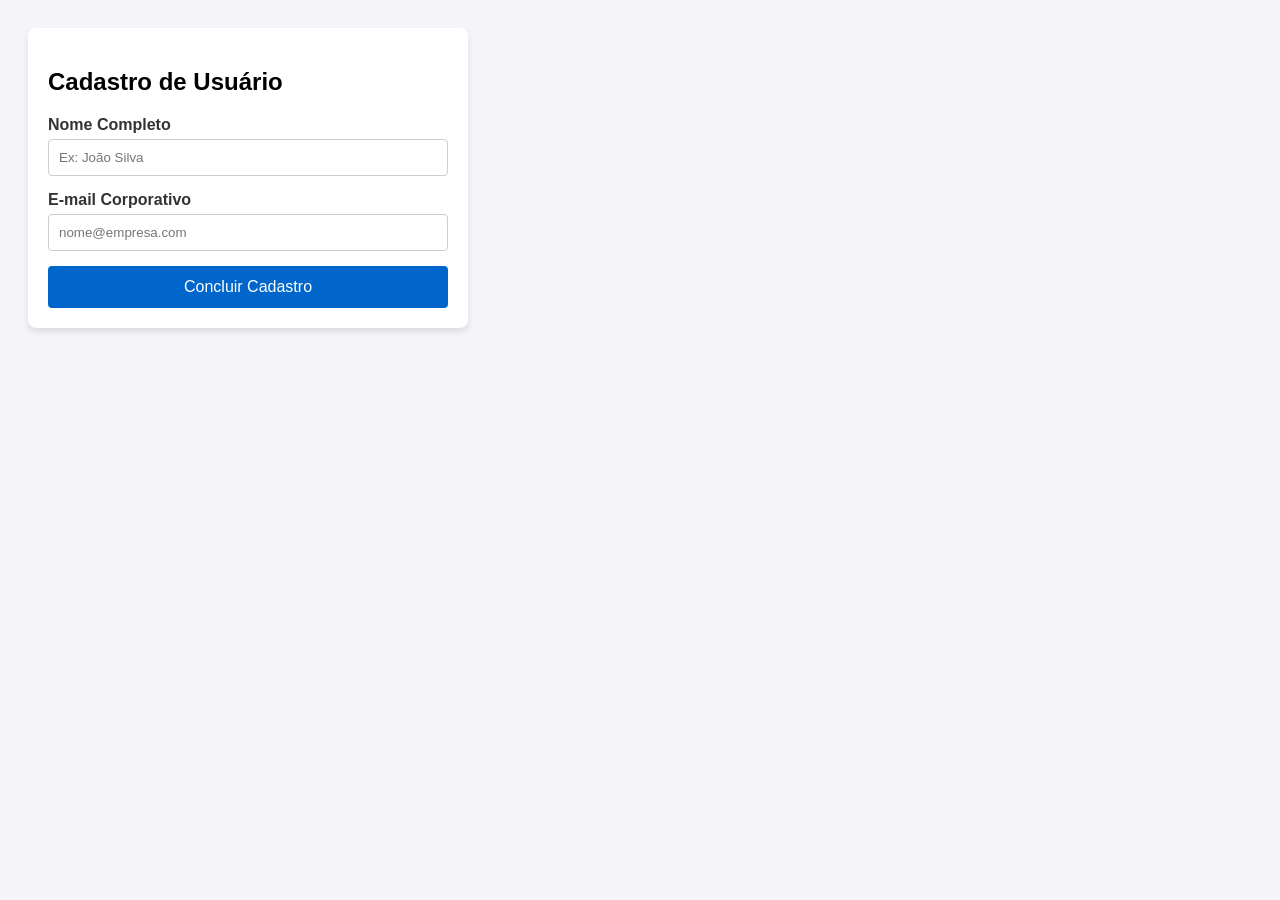
<file: exercício 08/index.html>
<!DOCTYPE html>
<html lang="pt-BR">
<head>
    <meta charset="UTF-8">
    <meta name="viewport" content="width=device-width, initial-scale=1.0">
    <title>Desafio 2: Redesign de Formulário</title>
    <style>
        body { font-family: sans-serif; padding: 20px; background: #f4f4f9; }
        .ux-form { max-width: 400px; background: #fff; padding: 20px; border-radius: 8px; box-shadow: 0 4px 6px rgba(0,0,0,0.1); }
        .form-group { margin-bottom: 15px; }
        label { display: block; margin-bottom: 5px; font-weight: bold; color: #333; }
        input { width: 100%; padding: 10px; border: 1px solid #ccc; border-radius: 4px; box-sizing: border-box; }
        .btn-primary { background: #0066cc; color: white; border: none; padding: 12px 20px; border-radius: 4px; cursor: pointer; width: 100%; font-size: 16px; }
        .btn-primary:hover { background: #0052a3; }
    </style>
</head>
<body>
    <form class="ux-form">
        <h2>Cadastro de Usuário</h2>
        <div class="form-group">
            <label for="username">Nome Completo</label>
            <input type="text" id="username" placeholder="Ex: João Silva" required>
        </div>
        <div class="form-group">
            <label for="useremail">E-mail Corporativo</label>
            <input type="email" id="useremail" placeholder="nome@empresa.com" required>
        </div>
        <button type="submit" class="btn-primary">Concluir Cadastro</button>
    </form>
</body>
</html>
</file>
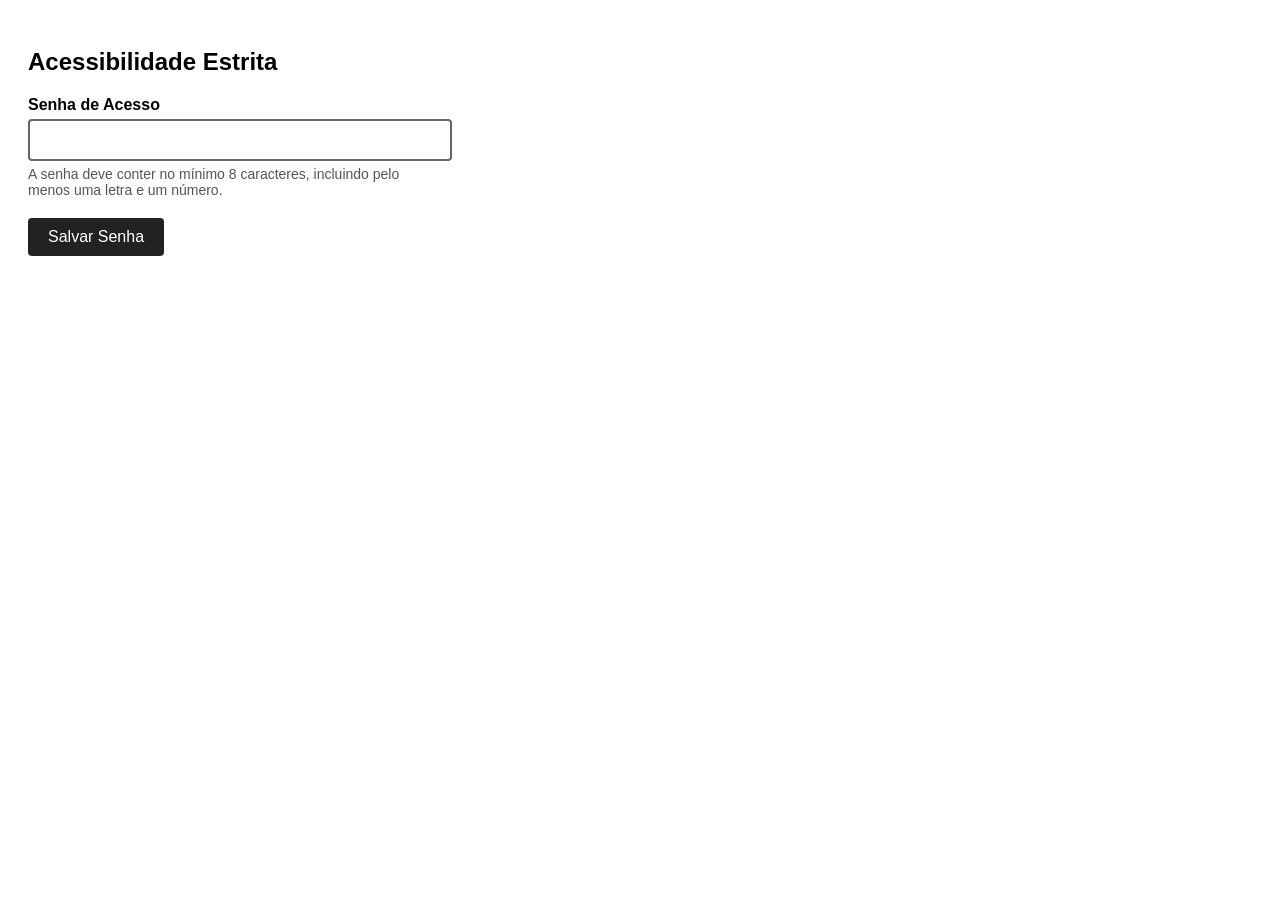
<file: exercício 08/accessible-form/index.html>
<!DOCTYPE html>
<html lang="pt-BR">
<head>
    <meta charset="UTF-8">
    <meta name="viewport" content="width=device-width, initial-scale=1.0">
    <title>Desafio 5: Formulário Acessível</title>
    <style>
        body { font-family: sans-serif; padding: 20px; }
        .accessible-group { margin-bottom: 20px; max-width: 400px; }
        label { display: block; font-weight: bold; margin-bottom: 5px; }
        input { width: 100%; padding: 10px; font-size: 16px; border-radius: 4px; border: 2px solid #666; }
        .hint-text { display: block; font-size: 14px; color: #555; margin-top: 5px; }
        button { background: #222; color: #fff; padding: 10px 20px; border: none; border-radius: 4px; font-size: 16px; cursor: pointer; }
    </style>
</head>
<body>
    <form aria-label="Formulário de Configuração de Conta">
        <h2>Acessibilidade Estrita</h2>
        <div class="accessible-group">
            <label Over for="password">Senha de Acesso</label>
            <input type="password" id="password" aria-required="true" aria-describedby="password-hint" required>
            <span id="password-hint" class="hint-text">A senha deve conter no mínimo 8 caracteres, incluindo pelo menos uma letra e um número.</span>
        </div>
        <button type="submit" aria-label="Enviar formulário de segurança da conta">Salvar Senha</button>
    </form>
</body>
</html>
</file>
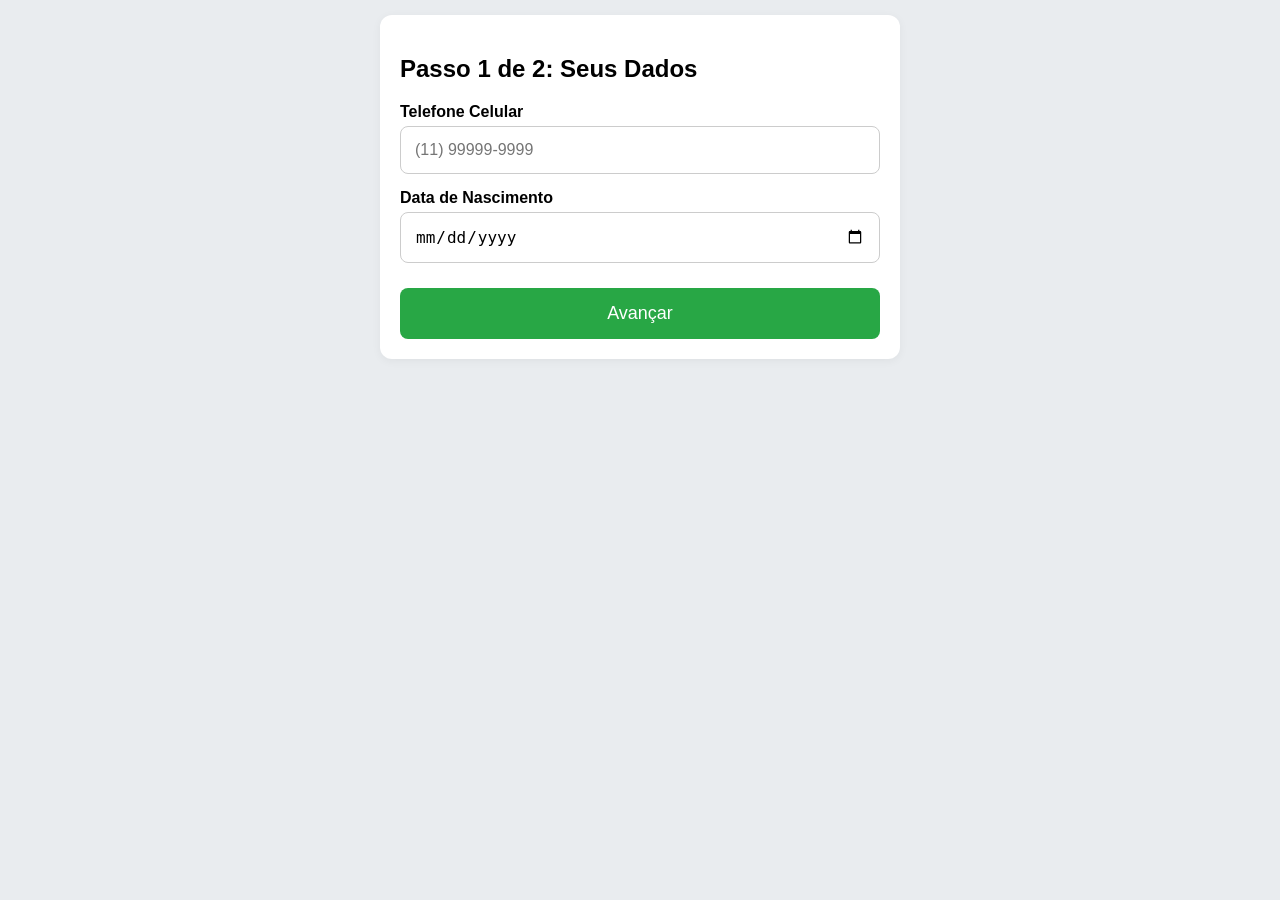
<file: exercício 08/mobile-signup-flow/index.html>
<!DOCTYPE html>
<html lang="pt-BR">
<head>
    <meta charset="UTF-8">
    <meta name="viewport" content="width=device-width, initial-scale=1.0">
    <title>Desafio 4: Fluxo Mobile-First</title>
    <style>
        body { font-family: sans-serif; margin: 0; padding: 15px; background: #e9ecef; display: flex; justify-content: center; }
        .mobile-container { width: 100%; max-width: 480px; background: white; padding: 20px; border-radius: 12px; box-shadow: 0 2px 10px rgba(0,0,0,0.05); }
        label { display: block; margin-top: 15px; font-weight: bold; }
        input { width: 100%; padding: 14px; margin-top: 5px; font-size: 16px; border: 1px solid #ccc; border-radius: 8px; box-sizing: border-box; }
        .btn-mobile-next { background: #28a745; color: white; border: none; padding: 15px; width: 100%; border-radius: 8px; font-size: 18px; margin-top: 25px; cursor: pointer; min-height: 48px; }
    </style>
</head>
<body>
    <div class="mobile-container">
        <h2>Passo 1 de 2: Seus Dados</h2>
        <form class="mobile-first-form">
            <label for="phone">Telefone Celular</label>
            <input type="tel" id="phone" inputmode="tel" autocomplete="tel" placeholder="(11) 99999-9999" required>
            
            <label for="birth">Data de Nascimento</label>
            <input type="date" id="birth" required>
            
            <button type="submit" class="btn-mobile-next">Avançar</button>
        </form>
    </div>
</body>
</html>
</file>
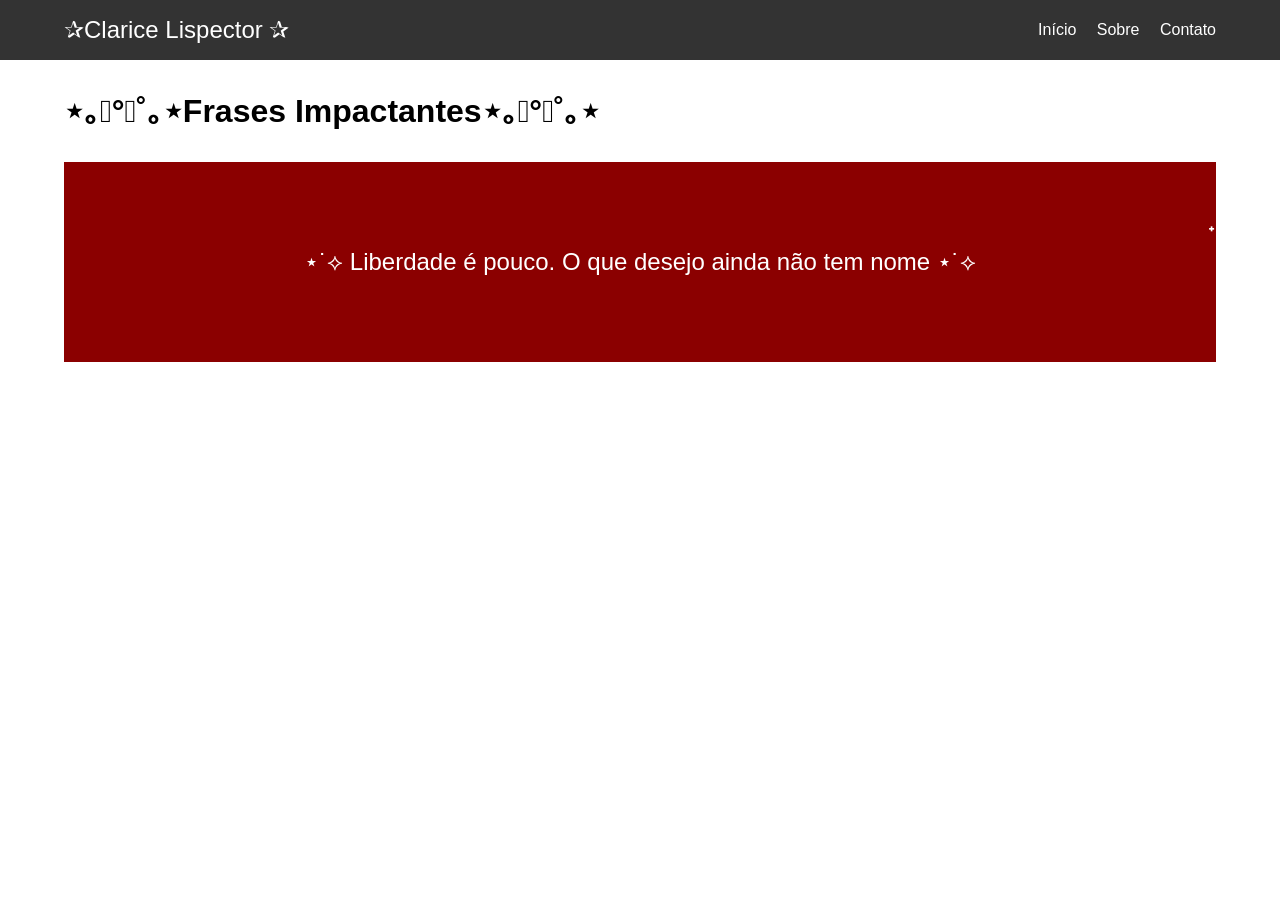
<file: exercício03.html>
<!DOCTYPE html>
<html lang="pt-br">
<head>
    <meta charset="UTF-8">
    <meta name="viewport" content="width=device-width, initial-scale=1.0">
    <title>Atividade 03</title>
    <link rel="stylesheet" href="style.css">
</head>
<body>
<header class="header">
        <div class="logo"> ✰Clarice Lispector ✰</div>
        <input type="checkbox" id="menu-toggle" class="menu-toggle">
        <label for="menu-toggle" class="hamburger">&#9776;</label>
        
        <nav class="nav">
            <a href="#">Início</a>
            <a href="#">Sobre</a>
            <a href="#">Contato</a>
        </nav>
    </header>

    <main class="container">
        <h1>⋆｡𖦹°⭒˚｡⋆Frases Impactantes⋆｡𖦹°⭒˚｡⋆</h1>


        <section class="carrossel">
            <div class="slides">
                <div class="slide slide-1">⋆˙⟡ Liberdade é pouco. O que desejo ainda não tem nome ⋆˙⟡</div>
                <div class="slide slide-2"> ๋࣭⭑ Até cortar os próprios defeitos pode ser perigoso. Nunca se sabe qual é o defeito que sustenta nosso edifício inteiro ๋࣭⭑</div>
                <div class="slide slide-3"> ᯓ★ Depois do medo, vem o mundo ᯓ★</div>
            </div>
        </section>
    </main>
</body>
</html>
</file>
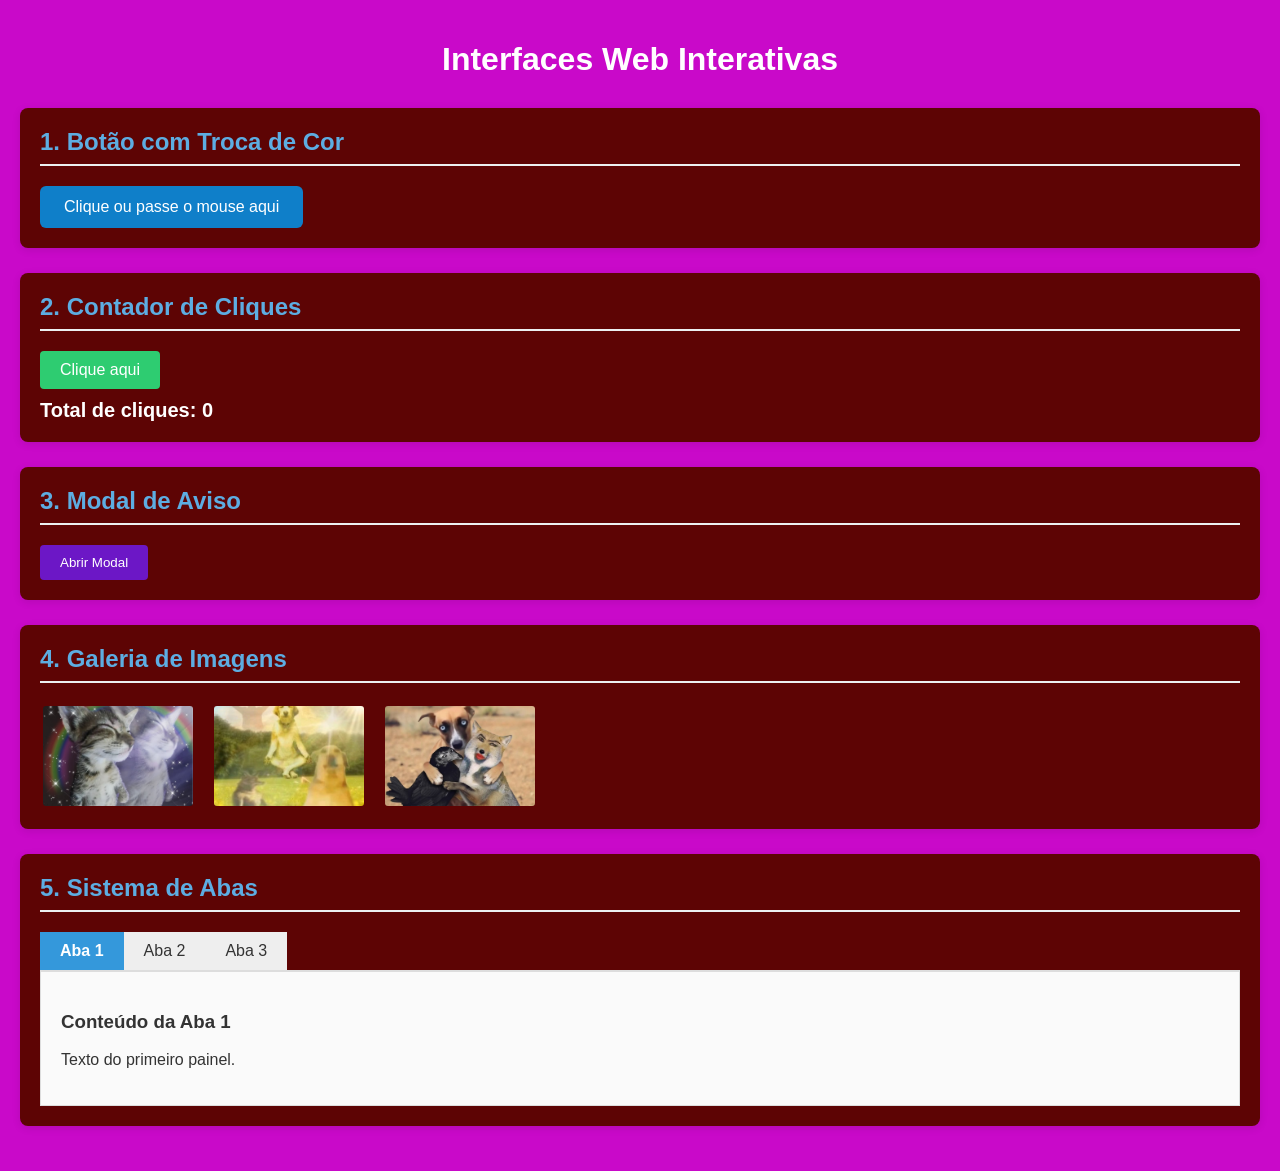
<file: exercício04.html>
<!DOCTYPE html>
<html lang="pt-br">
<head>
    <meta charset="UTF-8">
    <meta name="viewport" content="width=device-width, initial-scale=1.0">
    <title> Atividade de front-end 04</title>
</head>
<body>
    <style>
    body {
      font-family: Arial, sans-serif;
      margin: 0;
      padding: 20px;
      background-color: #c909c9;
      color: #333;
    }

    h1 {
      text-align: center;
      margin-bottom: 30px;
      color: white;
    }

    section {
      background: rgb(93, 4, 4);
      color: white; 
      padding: 20px;
      margin-bottom: 25px;
      border-radius: 8px;
      box-shadow: 0 2px 8px rgba(0,0,0,0.1);
    }

    h2 {
      margin-top: 0;
      color: #5dade2;
      border-bottom: 2px solid #ecf0f1;
      padding-bottom: 8px;
    }

    .btn-hover {
      padding: 12px 24px;
      font-size: 16px;
      background-color: #0f7fc9;
      color: white;
      border: none;
      border-radius: 6px;
      cursor: pointer;
      transition: background-color 0.3s ease;
    }

    .btn-contador {
      padding: 10px 20px;
      font-size: 16px;
      background-color: #2ecc71;
      color: white;
      border: none;
      border-radius: 4px;
      cursor: pointer;
    }

    .painel-contador {
      font-size: 20px;
      font-weight: bold;
      margin-top: 10px;
    }

    .btn-modal {
      padding: 10px 20px;
      background-color: #6c17c6;
      color: white;
      border: none;
      border-radius: 4px;
      cursor: pointer;
    }

    .modal-overlay {
      display: none;
      position: fixed;
      top: 0; left: 0; width: 100%; height: 100%;
      background: rgba(0, 0, 0, 0.5);
      justify-content: center;
      align-items: center;
      z-index: 1000;
    }

    .modal-body {
      background: white;
      color: #333;
      padding: 30px;
      border-radius: 8px;
      max-width: 400px;
      text-align: center;
    }

    .modal-overlay.ativo { display: flex; }

    .galeria {
      display: flex;
      gap: 15px;
      flex-wrap: wrap;
    }

    .galeria img {
      width: 150px;
      height: 100px;
      object-fit: cover;
      border-radius: 6px;
      cursor: pointer;
      transition: transform 0.3s ease, border 0.3s ease;
      border: 3px solid transparent;
    }

    .galeria img.ampliada {
      transform: scale(1.3);
      border-color: #3498db;
      z-index: 100;
    }

    .tabs-header {
      display: flex;
      border-bottom: 2px solid #ddd;
    }

    .tab-btn {
      padding: 10px 20px;
      border: none;
      background: #eee;
      color: #333;
      cursor: pointer;
      font-size: 16px;
      transition: background 0.2s;
    }

    .tab-btn.ativo {
      background: #3498db;
      color: white;
      font-weight: bold;
    }

    .tab-conteudo {
      display: none;
      padding: 20px;
      border: 1px solid #ddd;
      border-top: none;
      background: #fafafa;
      color: #333;
    }

    .tab-conteudo.ativo { display: block; }
  </style>
</head>
<body>

  <h1>Interfaces Web Interativas</h1>

  <section>
    <h2>1. Botão com Troca de Cor</h2>
    <button id="btnCor" class="btn-hover">Clique ou passe o mouse aqui</button>
  </section>

  <section>
    <h2>2. Contador de Cliques</h2>
    <button id="btnContador" class="btn-contador">Clique aqui</button>
    <div class="painel-contador">Total de cliques: <span id="numContador">0</span></div>
  </section>

  <section>
    <h2>3. Modal de Aviso</h2>
    <button id="btnAbrirModal" class="btn-modal">Abrir Modal</button>

    <div id="modalOverlay" class="modal-overlay">
      <div class="modal-body">
        <h3>Aviso do Sistema</h3>
        <p>Clique em qualquer lugar fora desta caixa para fechar.</p>
      </div>
    </div>
  </section>

  <section>
    <h2>4. Galeria de Imagens</h2>
    <div class="galeria">
      <img src="./pasta de imagens/download.jpg" alt="Imagem 1">
      <img src="./pasta de imagens/everything will be ok.jpg" alt="Imagem 2">
      <img src="./pasta de imagens/she có e seus bests.jpg" alt="Imagem 3">
    </div>
  </section>

  <section>
    <h2>5. Sistema de Abas</h2>
    <div class="tabs-header">
      <button class="tab-btn ativo" data-tab="tab1">Aba 1</button>
      <button class="tab-btn" data-tab="tab2">Aba 2</button>
      <button class="tab-btn" data-tab="tab3">Aba 3</button>
    </div>

    <div id="tab1" class="tab-conteudo ativo">
      <h3>Conteúdo da Aba 1</h3>
      <p>Texto do primeiro painel.</p>
    </div>
    <div id="tab2" class="tab-conteudo">
      <h3>Conteúdo da Aba 2</h3>
      <p>Texto do segundo painel.</p>
    </div>
    <div id="tab3" class="tab-conteudo">
      <h3>Conteúdo da Aba 3</h3>
      <p>Texto do terceiro painel.</p>
    </div>
  </section>

  <script>
    const btnCor = document.getElementById('btnCor');
    btnCor.addEventListener('mouseenter', () => btnCor.style.backgroundColor = '#e67e22');
    btnCor.addEventListener('mouseleave', () => btnCor.style.backgroundColor = '#0f7fc9');

    let cliques = 0;
    const btnContador = document.getElementById('btnContador');
    const numContador = document.getElementById('numContador');
    btnContador.addEventListener('click', () => {
      cliques++;
      numContador.textContent = cliques;
    });

    const btnAbrirModal = document.getElementById('btnAbrirModal');
    const modalOverlay = document.getElementById('modalOverlay');

    btnAbrirModal.addEventListener('click', () => {
      modalOverlay.classList.add('ativo');
    });

    modalOverlay.addEventListener('click', (e) => {
      if (e.target === modalOverlay) {
        modalOverlay.classList.remove('ativo');
      }
    });

    const imagensGaleria = document.querySelectorAll('.galeria img');
    imagensGaleria.forEach(img => {
      img.addEventListener('click', () => {
        const estaAmpliada = img.classList.contains('ampliada');
        imagensGaleria.forEach(i => i.classList.remove('ampliada'));
        if (!estaAmpliada) {
          img.classList.add('ampliada');
        }
      });
    });

    const tabBtns = document.querySelectorAll('.tab-btn');
    const tabConteudos = document.querySelectorAll('.tab-conteudo');

    tabBtns.forEach(btn => {
      btn.addEventListener('click', () => {
        const tabId = btn.getAttribute('data-tab');

        tabBtns.forEach(b => b.classList.remove('ativo'));
        tabConteudos.forEach(c => c.classList.remove('ativo'));

        btn.classList.add('ativo');
        document.getElementById(tabId).classList.add('ativo');
      });
    });
  </script>
</body>
</html>
</file>
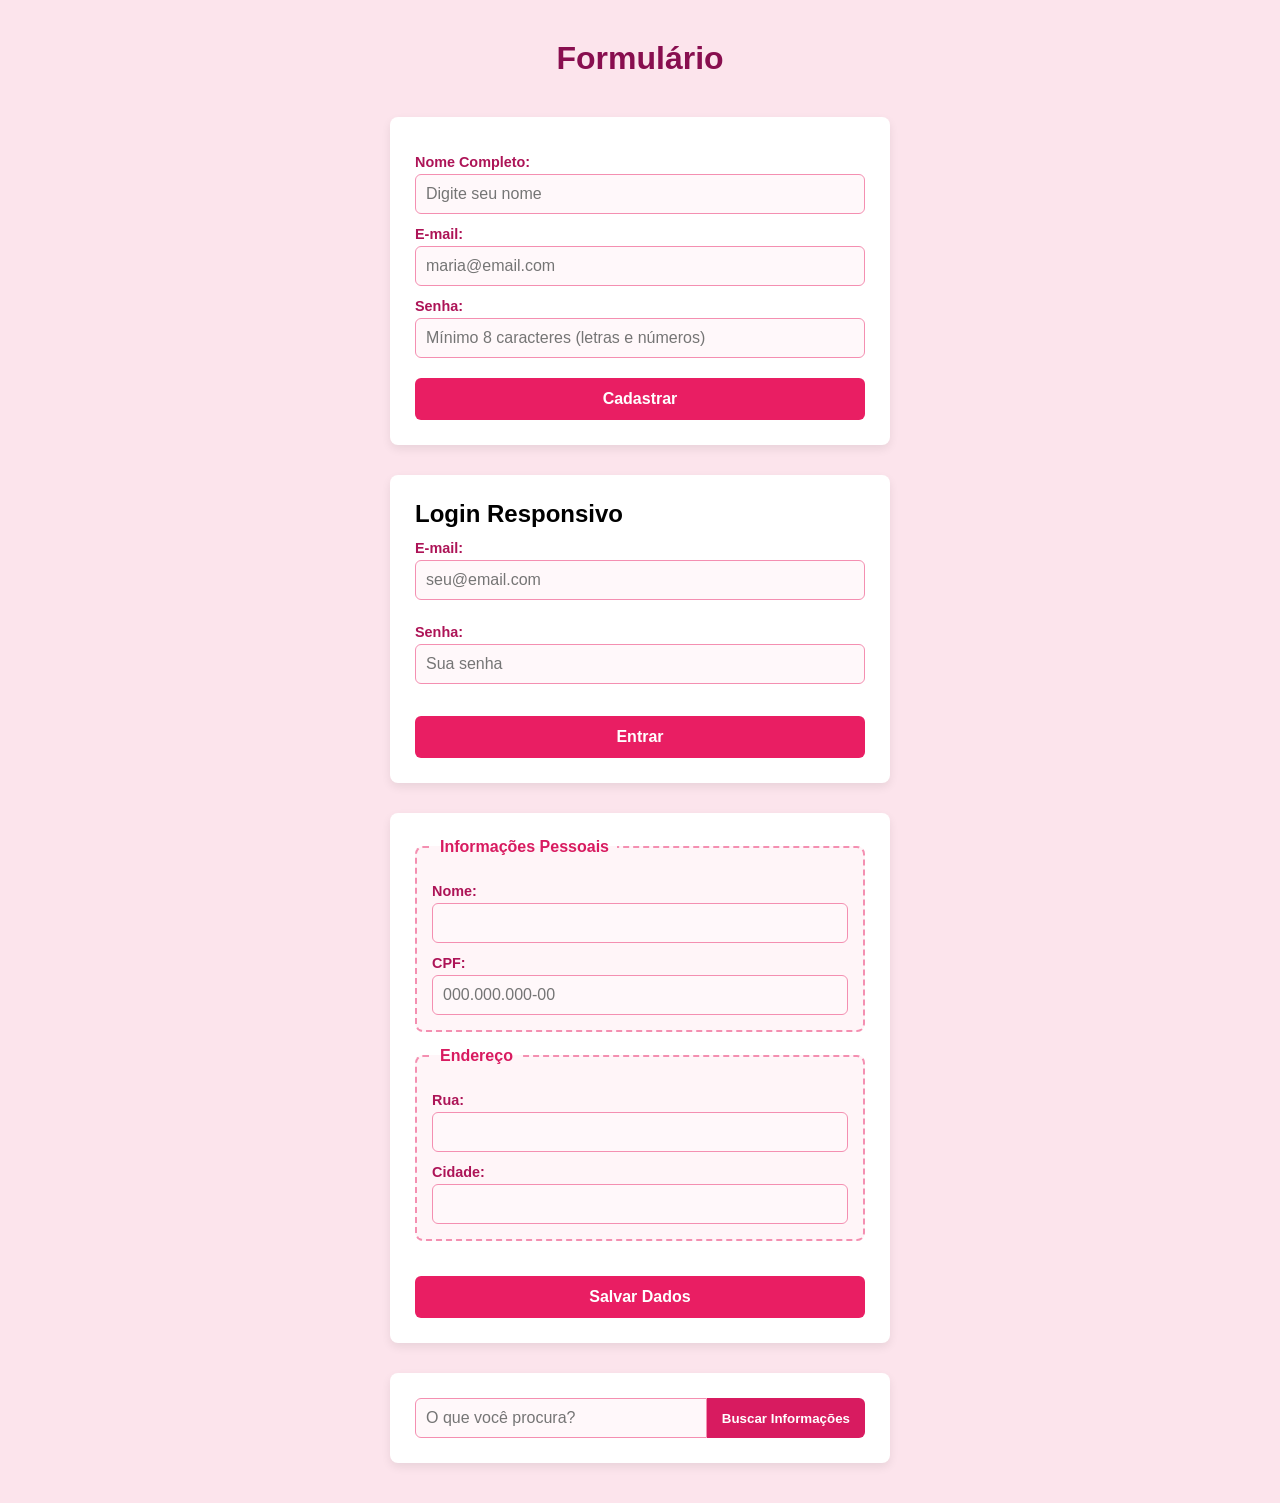
<file: formulários.html>
<!DOCTYPE html>
<html lang="pt-br">
<head>
    <meta charset="UTF-8">
    <meta name="viewport" content="width=device-width, initial-scale=1.0">
    <title>Formulário</title>
     <style>
        *{box-sizing: border-box;
      margin: 0;
      padding: 0;}

      body{
        font-family: Arial, sans-serif;
      background-color: #fce4ec;
      padding: 40px 20px;
      display: flex;
      flex-direction: column;
      align-items: center;
      gap: 30px;
      }

      h1{
        color:#880e4f;
      text-align: center;
      margin-bottom: 10px;
      }
      .box{
        background: #ffffff;
      padding: 25px;
      border-radius: 8px;
      box-shadow: 0 4px 10px rgba(0, 0, 0, 0.08);
      width: 100%;
      max-width: 500px;
      }

      .box2{
        font-size: 1.2rem;
      color: #c2185b;
      margin-bottom: 15px;
      border-bottom: 2px solid #e9ecef;
      padding-bottom: 8px;
      }

      label{
        display: block;
      margin-top: 12px;
      margin-bottom: 4px;
      font-weight: bold;
      color: #ad1457;
      font-size: 0.9rem;
      }

      input{
        width: 100%;
      padding: 10px;
      border: 1.5px solid #f48fb1;
      background-color: #fff8fa;
      border-radius: 6px;
      font-size: 1rem;
      outline: none;
      transition: all 0.3s;
      }

      input:focus{
        border-color: #e91e63;
      box-shadow: 0 0 5px rgba(233, 30, 99, 0.4);
      }

      .btn-submit{
        margin-top: 20px;
      width: 100%;
      padding: 12px;
      background-color: #e91e63; 
      color: white;
      border: none;
      border-radius: 6px;
      font-size: 1rem;
      font-weight: bold;
      cursor: pointer;
      transition: background-color 0.3s;
      }

      .btn-submit:hover {
      background-color: #c2185b;
    }

    .login-form {
      display: flex;
      flex-direction: column;
      gap: 12px;
    }

    fieldset {
      border: 2px dashed #f48fb1; 
      border-radius: 8px;
      padding: 15px;
      margin-bottom: 15px;
      background-color: #fff5f8;
    }

    legend {
      font-weight: bold;
      color: #d81b60;
      padding: 0 8px;
    }

    .search-box {
      display: flex;
      width: auto;
    }

    .search-box input {
        flex: 1;    
        border-radius: 6px 0 0 6px;

    }

    .btn-search {
      width: auto;
      padding: 10px 15px;
      background-color: #d81b60;
      color: white;
      border: none;
      border-radius: 0 6px 6px 0;
      cursor: pointer;
      font-weight: bold;
      transition: background-color 0.3s;
    }

    .btn-search:hover {
      background-color: #ad1457;
    }
    </style>
</head>
<body>
    <h1> Formulário</h1>
    <section class="box">
    <form action="#" method="POST">
      <label for="nome">Nome Completo:</label>
      <input type="text" id="nome" name="nome" required placeholder="Digite seu nome">

      <label for="email">E-mail:</label>
      <input type="email" id="email" name="email" required placeholder="maria@email.com">

      <label for="senha">Senha:</label>
      <input 
        type="password" 
        id="senha" 
        name="senha" 
        required 
        pattern="(?=.*\d)(?=.*[a-zA-Z]).{8,}"
        title="A senha deve conter no mínimo 8 caracteres, com pelo menos uma letra e um número."
        placeholder="Mínimo 8 caracteres (letras e números)">

      <button type="submit" class="btn-submit">Cadastrar</button>
    </form>
  </section>

  <section class="box">
    <h2>Login Responsivo</h2>
    <form class="login-form" action="#" method="POST">
      <div>
        <label for="login-email">E-mail:</label>
        <input type="email" id="login-email" name="email" placeholder="seu@email.com" required>
      </div>
      <div>
        <label for="login-senha">Senha:</label>
        <input type="password" id="login-senha" name="senha" placeholder="Sua senha" required>
      </div>
      <button type="submit" class="btn-submit">Entrar</button>
    </form>
    </section>

    <section class="box">
        <form action="#" method="POST">
      <fieldset>
        <legend>Informações Pessoais</legend>
        <label for="nome-pessoal">Nome:</label>
        <input type="text" id="nome-pessoal" name="nome_pessoal">
        
        <label for="cpf">CPF:</label>
        <input type="text" id="cpf" name="cpf" placeholder="000.000.000-00">
      </fieldset>

      <fieldset>
        <legend>Endereço</legend>
        <label for="rua">Rua:</label>
        <input type="text" id="rua" name="rua">
        
        <label for="cidade">Cidade:</label>
        <input type="text" id="cidade" name="cidade">
      </fieldset>

      <button type="submit" class="btn-submit">Salvar Dados</button>
    </form>
    </section>

    <section class="box">
       <form action="#" method="GET">
      <div class="search-box">
        <input type="search" name="q" placeholder="O que você procura?" required>
        <button type="submit" class="btn-search">Buscar Informações </button>
      </div>
    </form>
    </section>


</body>
</html>
</file>
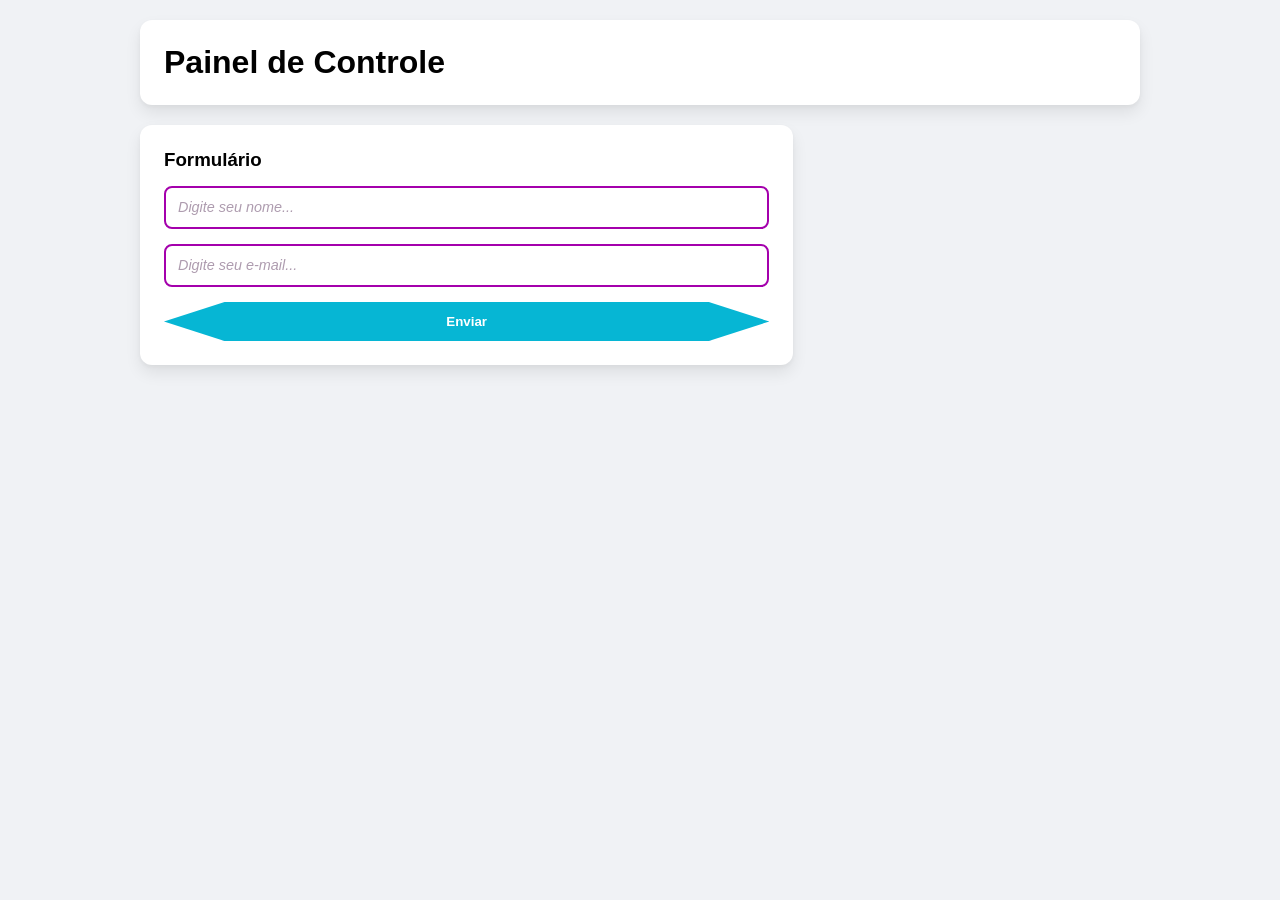
<file: front-end 05.html>
<!DOCTYPE html>
<html lang="pt-br">
<head>
    <meta charset="UTF-8">
    <meta name="viewport" content="width=device-width, initial-scale=1.0">
    <title>exercício 05</title>
</head>
<body>
   <style>
    
    * {
      box-sizing: border-box;
      margin: 0;
      padding: 0;
      font-family: 'Segoe UI', Tahoma, Geneva, Verdana, sans-serif;
    }

    body {
      background-color: #f0f2f5;
      padding: 20px;
    }

    
    .grid-container {
      display: grid;
      grid-template-columns: 2fr 1fr;
      grid-template-rows: auto 1fr;
      gap: 20px;
      max-width: 1000px;
      margin: 0 auto;
    }

    header {
      grid-column: 1 / -1;
    }

    
    .card {
      background-color: #ffffff;
      padding: 24px;
      border-radius: 12px;
      box-shadow: 0 8px 16px rgba(0, 0, 0, 0.08), 0 2px 4px rgba(0, 0, 0, 0.04);
    }

    .button-group {
      display: flex;
      gap: 15px;
      margin-top: 20px;
    }

    .btn {
      padding: 12px 24px;
      border: none;
      background-color: #4f46e5;
      color: white;
      font-weight: bold;
      cursor: pointer;
      box-shadow: 0 4px 6px rgba(79, 70, 229, 0.3);
      transition: transform 0.2s ease;
    }

    
    @keyframes pulse {
      0% {
        transform: scale(1);
        box-shadow: 0 0 0 0 rgba(79, 70, 229, 0.7);
      }
      70% {
        transform: scale(1.03);
        box-shadow: 0 0 0 12px rgba(79, 70, 229, 0);
      }
      100% {
        transform: scale(1);
        box-shadow: 0 0 0 0 rgba(79, 70, 229, 0);
      }
    }

    .btn-animated {
      animation: pulse 2s infinite;
    }

    .btn-custom-shape {
      background-color: #06b6d4;
      clip-path: polygon(10% 0%, 90% 0%, 100% 50%, 90% 100%, 10% 100%, 0% 50%);
      padding: 12px 30px;
    }

    .btn-custom-shape:hover {
      background-color: #0891b2;
    }

    
    .custom-form {
      display: flex;
      flex-direction: column;
      gap: 15px;
      margin-top: 15px;
    }

    .custom-form input {
      padding: 12px;
      border: 2px solid #a400ac;
      border-radius: 8px;
      outline: none;
      transition: border-color 0.3s ease, box-shadow 0.3s ease;
    }

    .custom-form input::placeholder {
      color: #ae9caf;
      font-style: italic;
      font-size: 0.9rem;
    }

    .custom-form input:focus {
      border-color: #bb46e5;
      box-shadow: 0 0 0 3px rgba(79, 70, 229, 0.2);
    }
  </style>
</head>
<body>

  <div class="grid-container">
    <header class="card">
      <h1>Painel de Controle</h1>
    </header>

    <aside class="card">
  <h3>Formulário</h3>
  <form class="custom-form">
    <input type="text" placeholder="Digite seu nome..." required />
    <input type="email" placeholder="Digite seu e-mail..." required />
    <button type="submit" class="btn btn-animated btn-custom-shape">Enviar</button>
  </form>
</aside>

</body>
</html>
</file>
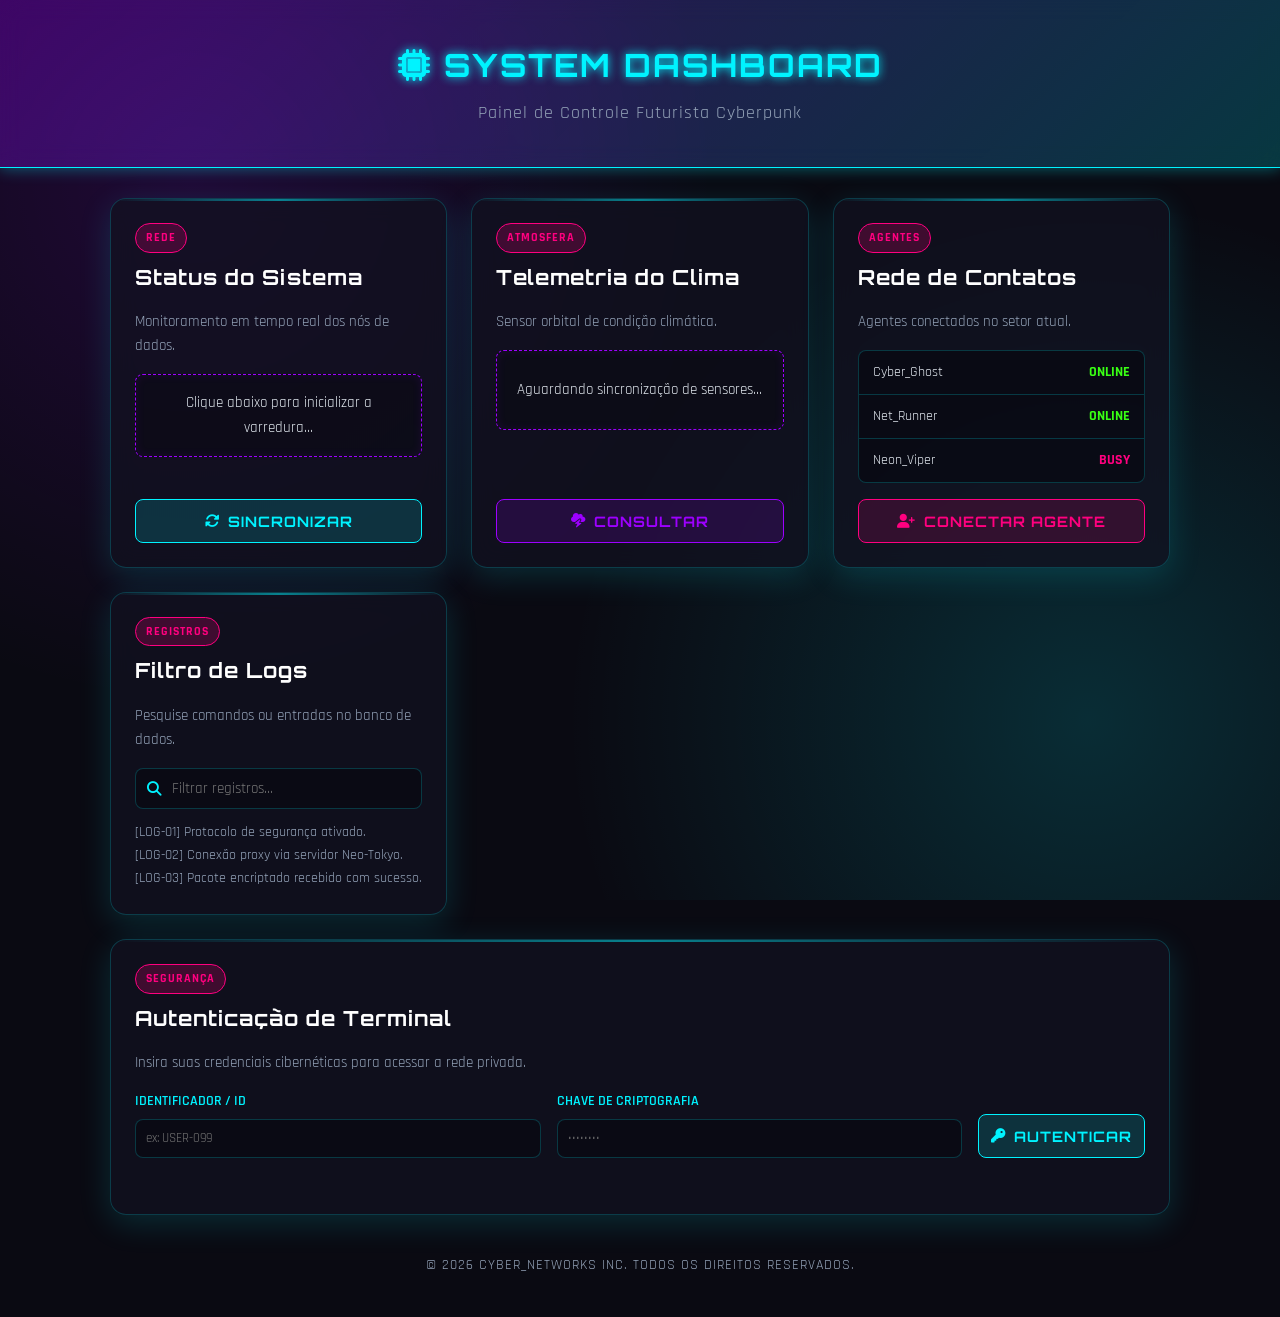
<file: Atividade 07/exercício07.html>
<!DOCTYPE html>
<html lang="pt-BR">
<head>
    <meta charset="UTF-8">
    <meta name="viewport" content="width=device-width, initial-scale=1.0">
    <title>Dashboard Cyberpunk Neon</title>
    
    <link rel="preconnect" href="https://fonts.googleapis.com">
    <link rel="preconnect" href="https://fonts.gstatic.com" crossorigin>
    <link href="https://fonts.googleapis.com/css2?family=Orbitron:wght@500;700&family=Rajdhani:wght@400;600;700&display=swap" rel="stylesheet">
    <link rel="stylesheet" href="https://cdnjs.cloudflare.com/ajax/libs/font-awesome/6.4.0/css/all.min.css">
    
    <style>

:root {
    --bg-main: #0a0a12;
    --card-bg: rgba(18, 18, 32, 0.75);
    --text-primary: #e0e6ed;
    --text-secondary: #94a3b8;
    --border-color: rgba(0, 243, 255, 0.2);

    
    --neon-cyan: #00f3ff;
    --neon-cyan-dark: #00a8b3;
    --neon-magenta: #ff007f;
    --neon-magenta-dark: #cc0066;
    --neon-purple: #9d00ff;
    --neon-green: #39ff14;
    --neon-yellow: #ffe600;

    
    --font-family: 'Rajdhani', sans-serif;
    --font-heading: 'Orbitron', sans-serif;
    --shadow-soft: 0 8px 32px rgba(0, 243, 255, 0.15);
    --shadow-glow: 0 0 15px rgba(0, 243, 255, 0.4);
    --radius-lg: 16px;
    --radius-md: 8px;
    --radius-sm: 4px;

    
    --glass-blur: blur(12px);
}


* {
    box-sizing: border-box;
    margin: 0;
    padding: 0;
}

body {
    font-family: var(--font-family);
    background-color: var(--bg-main);
    background-image: 
        radial-gradient(circle at 15% 20%, rgba(157, 0, 255, 0.15) 0%, transparent 40%),
        radial-gradient(circle at 85% 80%, rgba(0, 243, 255, 0.15) 0%, transparent 40%);
    background-attachment: fixed;
    color: var(--text-primary);
    line-height: 1.6;
    padding-bottom: 40px;
    font-size: 1rem;
}


.main-header {
    background: linear-gradient(135deg, rgba(157, 0, 255, 0.3), rgba(0, 243, 255, 0.2));
    backdrop-filter: var(--glass-blur);
    padding: 40px 20px;
    text-align: center;
    color: var(--neon-cyan);
    margin-bottom: 30px;
    border-bottom: 1px solid var(--neon-cyan);
    box-shadow: var(--shadow-glow);
    position: relative;
}

.main-header h1 {
    font-family: var(--font-heading);
    font-weight: 700;
    font-size: 2rem;
    margin-bottom: 8px;
    text-shadow: 0 0 10px var(--neon-cyan);
    letter-spacing: 2px;
}

.main-header p {
    font-size: 1.1rem;
    color: var(--text-secondary);
    letter-spacing: 1px;
}


.dashboard-container {
    max-width: 1100px;
    margin: 0 auto;
    padding: 0 20px;
    display: grid;
    grid-template-columns: repeat(auto-fit, minmax(320px, 1fr));
    gap: 24px;
}


.card {
    background-color: var(--card-bg);
    backdrop-filter: var(--glass-blur);
    border-radius: var(--radius-lg);
    padding: 24px;
    box-shadow: var(--shadow-soft);
    border: 1px solid var(--border-color);
    display: flex;
    flex-direction: column;
    justify-content: space-between;
    transition: transform 0.3s ease, box-shadow 0.3s ease, border-color 0.3s ease;
    position: relative;
    overflow: hidden;
}

.card::before {
    content: '';
    position: absolute;
    top: 0; left: 0; right: 0;
    height: 2px;
    background: linear-gradient(90deg, transparent, var(--neon-cyan), transparent);
    opacity: 0.5;
}

.card:hover {
    transform: translateY(-4px);
    box-shadow: 0 12px 28px rgba(0, 243, 255, 0.25);
    border-color: var(--neon-cyan);
}

.card-full-width {
    grid-column: 1 / -1;
}

.card-header {
    margin-bottom: 16px;
}

.badge {
    display: inline-block;
    background-color: rgba(255, 0, 127, 0.2);
    color: var(--neon-magenta);
    border: 1px solid var(--neon-magenta);
    font-size: 0.75rem;
    font-weight: 700;
    padding: 4px 10px;
    border-radius: 20px;
    margin-bottom: 8px;
    text-transform: uppercase;
    letter-spacing: 1px;
}

.card-header h2 {
    font-family: var(--font-heading);
    font-size: 1.3rem;
    font-weight: 700;
    color: #ffffff;
    letter-spacing: 1px;
}

.description {
    font-size: 0.95rem;
    color: var(--text-secondary);
    margin-bottom: 16px;
}


.data-display-box, .weather-box {
    background-color: rgba(10, 10, 20, 0.6);
    border: 1px dashed var(--neon-purple);
    border-radius: var(--radius-md);
    padding: 16px;
    min-height: 80px;
    font-size: 0.95rem;
    color: var(--text-primary);
    margin-bottom: 16px;
    display: flex;
    align-items: center;
    justify-content: center;
    text-align: center;
    box-shadow: inset 0 0 10px rgba(157, 0, 255, 0.1);
}


.btn {
    width: 100%;
    padding: 12px;
    border: 1px solid transparent;
    border-radius: var(--radius-md);
    font-family: var(--font-heading);
    font-weight: 700;
    font-size: 0.9rem;
    cursor: pointer;
    transition: all 0.3s ease;
    display: flex;
    align-items: center;
    justify-content: center;
    gap: 8px;
    text-transform: uppercase;
    letter-spacing: 1px;
}

.btn-primary {
    background-color: rgba(0, 243, 255, 0.15);
    color: var(--neon-cyan);
    border-color: var(--neon-cyan);
}

.btn-primary:hover {
    background-color: var(--neon-cyan);
    color: #000;
    box-shadow: 0 0 15px var(--neon-cyan);
}

.btn-secondary {
    background-color: rgba(157, 0, 255, 0.15);
    color: var(--neon-purple);
    border-color: var(--neon-purple);
}

.btn-secondary:hover {
    background-color: var(--neon-purple);
    color: #fff;
    box-shadow: 0 0 15px var(--neon-purple);
}

.btn-accent {
    background-color: rgba(255, 0, 127, 0.15);
    color: var(--neon-magenta);
    border-color: var(--neon-magenta);
}

.btn-accent:hover {
    background-color: var(--neon-magenta);
    color: #fff;
    box-shadow: 0 0 15px var(--neon-magenta);
}


.user-list {
    list-style: none;
    max-height: 180px;
    overflow-y: auto;
    margin-bottom: 16px;
    border: 1px solid var(--border-color);
    border-radius: var(--radius-md);
    background: rgba(5, 5, 10, 0.5);
}

.user-list li {
    padding: 10px 14px;
    border-bottom: 1px solid var(--border-color);
    font-size: 0.9rem;
    display: flex;
    justify-content: space-between;
    align-items: center;
}

.user-list li:last-child {
    border-bottom: none;
}


.search-box {
    position: relative;
    margin-bottom: 12px;
}

.search-icon {
    position: absolute;
    left: 12px;
    top: 50%;
    transform: translateY(-50%);
    color: var(--neon-cyan);
    font-size: 0.9rem;
}

.search-box input {
    width: 100%;
    padding: 10px 10px 10px 36px;
    background: rgba(10, 10, 20, 0.8);
    border: 1px solid var(--border-color);
    border-radius: var(--radius-md);
    font-family: var(--font-family);
    font-size: 0.95rem;
    color: #fff;
    outline: none;
    transition: border-color 0.3s ease;
}

.search-box input:focus {
    border-color: var(--neon-cyan);
    box-shadow: 0 0 10px rgba(0, 243, 255, 0.3);
}

.grid-results {
    max-height: 120px;
    overflow-y: auto;
    font-size: 0.9rem;
    color: var(--text-secondary);
}


.login-form {
    display: grid;
    grid-template-columns: 1fr 1fr auto;
    gap: 16px;
    align-items: end;
}

.form-group {
    display: flex;
    flex-direction: column;
    gap: 6px;
}

.form-group label {
    font-size: 0.85rem;
    font-weight: 600;
    color: var(--neon-cyan);
    text-transform: uppercase;
}

.form-group input {
    padding: 10px;
    background: rgba(10, 10, 20, 0.8);
    border: 1px solid var(--border-color);
    border-radius: var(--radius-md);
    font-family: var(--font-family);
    color: #fff;
    outline: none;
}

.form-group input:focus {
    border-color: var(--neon-cyan);
}

.feedback-message {
    margin-top: 12px;
    font-size: 0.9rem;
    text-align: center;
    font-weight: 600;
    min-height: 20px;
}


.main-footer {
    text-align: center;
    margin-top: 40px;
    font-size: 0.85rem;
    color: var(--text-secondary);
    letter-spacing: 1px;
}


@media (max-width: 768px) {
    .login-form {
        grid-template-columns: 1fr;
    }
}
    </style>
</head>
<body>

    <header class="main-header">
        <h1><i class="fa-solid fa-microchip"></i> SYSTEM DASHBOARD</h1>
        <p>Painel de Controle Futurista Cyberpunk</p>
    </header>

    <div class="dashboard-container">

        
        <div class="card">
            <div>
                <div class="card-header">
                    <span class="badge">Rede</span>
                    <h2>Status do Sistema</h2>
                </div>
                <p class="description">Monitoramento em tempo real dos nós de dados.</p>
                <div class="data-display-box" id="dataDisplay">
                    Clique abaixo para inicializar a varredura...
                </div>
            </div>
            <button class="btn btn-primary" onclick="fetchData()">
                <i class="fa-solid fa-rotate"></i> Sincronizar
            </button>
        </div>

        
        <div class="card">
            <div>
                <div class="card-header">
                    <span class="badge">Atmosfera</span>
                    <h2>Telemetria do Clima</h2>
                </div>
                <p class="description">Sensor orbital de condição climática.</p>
                <div class="weather-box" id="weatherDisplay">
                    Aguardando sincronização de sensores...
                </div>
            </div>
            <button class="btn btn-secondary" onclick="fetchWeather()">
                <i class="fa-solid fa-cloud-bolt"></i> Consultar
            </button>
        </div>

       
        <div class="card">
            <div>
                <div class="card-header">
                    <span class="badge">Agentes</span>
                    <h2>Rede de Contatos</h2>
                </div>
                <p class="description">Agentes conectados no setor atual.</p>
                <ul class="user-list" id="userList">
                    <li><span>Cyber_Ghost</span> <strong style="color:var(--neon-green)">ONLINE</strong></li>
                    <li><span>Net_Runner</span> <strong style="color:var(--neon-green)">ONLINE</strong></li>
                    <li><span>Neon_Viper</span> <strong style="color:var(--neon-magenta)">BUSY</strong></li>
                </ul>
            </div>
            <button class="btn btn-accent" onclick="addUser()">
                <i class="fa-solid fa-user-plus"></i> Conectar Agente
            </button>
        </div>

        
        <div class="card">
            <div>
                <div class="card-header">
                    <span class="badge">Registros</span>
                    <h2>Filtro de Logs</h2>
                </div>
                <p class="description">Pesquise comandos ou entradas no banco de dados.</p>
                <div class="search-box">
                    <i class="fa-solid fa-magnifying-glass search-icon"></i>
                    <input type="text" id="searchInput" placeholder="Filtrar registros..." onkeyup="filterLogs()">
                </div>
                <div class="grid-results" id="logResults">
                    <div>[LOG-01] Protocolo de segurança ativado.</div>
                    <div>[LOG-02] Conexão proxy via servidor Neo-Tokyo.</div>
                    <div>[LOG-03] Pacote encriptado recebido com sucesso.</div>
                </div>
            </div>
        </div>

        
        <div class="card card-full-width">
            <div>
                <div class="card-header">
                    <span class="badge">Segurança</span>
                    <h2>Autenticação de Terminal</h2>
                </div>
                <p class="description">Insira suas credenciais cibernéticas para acessar a rede privada.</p>
                
                <form class="login-form" onsubmit="handleLogin(event)">
                    <div class="form-group">
                        <label for="username">Identificador / ID</label>
                        <input type="text" id="username" placeholder="ex: USER-099" required>
                    </div>
                    <div class="form-group">
                        <label for="password">Chave de Criptografia</label>
                        <input type="password" id="password" placeholder="••••••••" required>
                    </div>
                    <button type="submit" class="btn btn-primary">
                        <i class="fa-solid fa-key"></i> Autenticar
                    </button>
                </form>
                <div class="feedback-message" id="feedbackMessage"></div>
            </div>
        </div>

    </div>

    <footer class="main-footer">
        <p>&copy; 2026 CYBER_NETWORKS INC. TODOS OS DIREITOS RESERVADOS.</p>
    </footer>

    
    <script>
        function fetchData() {
            const display = document.getElementById('dataDisplay');
            display.innerHTML = '<i class="fa-solid fa-spinner fa-spin"></i> Sincronizando dados...';
            setTimeout(() => {
                const ping = Math.floor(Math.random() * 20) + 10;
                display.innerHTML = `<strong>Status:</strong> Operacional <br> <strong>Ping:</strong> ${ping}ms | <strong>Criptografia:</strong> 256-bit`;
            }, 800);
        }

        function fetchWeather() {
            const display = document.getElementById('weatherDisplay');
            display.innerHTML = '<i class="fa-solid fa-spinner fa-spin"></i> Escaneando atmosfera...';
            setTimeout(() => {
                display.innerHTML = `<strong>Temp:</strong> 24°C - Chuva Ácida Leve <br> <strong>Umidade:</strong> 78% | <strong>Índice UV:</strong> Baixo`;
            }, 800);
        }

        function addUser() {
            const list = document.getElementById('userList');
            const names = ['Kusanagi', 'Deckard', 'Akira', 'Zero_Cool', 'Trinity'];
            const randomName = names[Math.floor(Math.random() * names.length)] + '_' + Math.floor(Math.random() * 900 + 100);
            
            const li = document.createElement('li');
            li.innerHTML = `<span>${randomName}</span> <strong style="color:var(--neon-green)">ONLINE</strong>`;
            list.appendChild(li);
        }

        function filterLogs() {
            const input = document.getElementById('searchInput').value.toLowerCase();
            const results = document.getElementById('logResults').children;

            for (let i = 0; i < results.length; i++) {
                const text = results[i].textContent.toLowerCase();
                if (text.includes(input)) {
                    results[i].style.display = 'block';
                } else {
                    results[i].style.display = 'none';
                }
            }
        }

        function handleLogin(event) {
            event.preventDefault();
            const feedback = document.getElementById('feedbackMessage');
            feedback.style.color = 'var(--neon-cyan)';
            feedback.innerHTML = '<i class="fa-solid fa-spinner fa-spin"></i> Validando credenciais...';

            setTimeout(() => {
                feedback.style.color = 'var(--neon-green)';
                feedback.innerHTML = '<i class="fa-solid fa-check"></i> Acesso Concedido ao Terminal!';
            }, 1200);
        }
    </script>
</body>
</html>
</file>
<file: style.css>
* {
    margin: 0;
    padding: 0;
    box-sizing: border-box;
}

body {
    font-family: Arial, sans-serif;
    font-size: 1rem;
}

/* Header */
.header {
    display: flex;
    justify-content: space-between;
    align-items: center;
    padding: 1rem 5%;
    background-color: #333;
    color: white;
}

.logo {
    font-size: 1.5rem;
}

.nav a {
    color: white;
    text-decoration: none;
    margin-left: 1rem;
}

.menu-toggle, .hamburger {
    display: none;
}

/* Container */
.container {
    width: 90%;
    margin: 2rem auto;
}

/* Carrossel */
.carrossel {
    width: 100%;
    overflow-x: auto;
    margin-top: 2rem;
}

.slides {
    display: flex;
    scroll-snap-type: x mandatory;
}

.slide {
    flex: 0 0 100%;
    height: 200px;
    scroll-snap-align: start;
    display: flex;
    align-items: center;
    justify-content: center;
    color: white;
    font-size: 1.5rem;
}

.slide-1 { background-color: darkred; }
.slide-2 { background-color: crimson; }
.slide-3 { background-color: firebrick; }

/* Regra para Celulares */
@media (max-width: 600px) {
    .hamburger {
        display: block;
        font-size: 2rem;
        cursor: pointer;
    }

    .nav {
        display: none;
        flex-direction: column;
        width: 100%;
        position: absolute;
        top: 60px;
        left: 0;
        background-color: #333;
        padding: 1rem 0;
        text-align: center;
    }

    .nav a {
        margin: 0.5rem 0;
    }

    .menu-toggle:checked ~ .nav {
        display: flex;
    }
}
</file>
